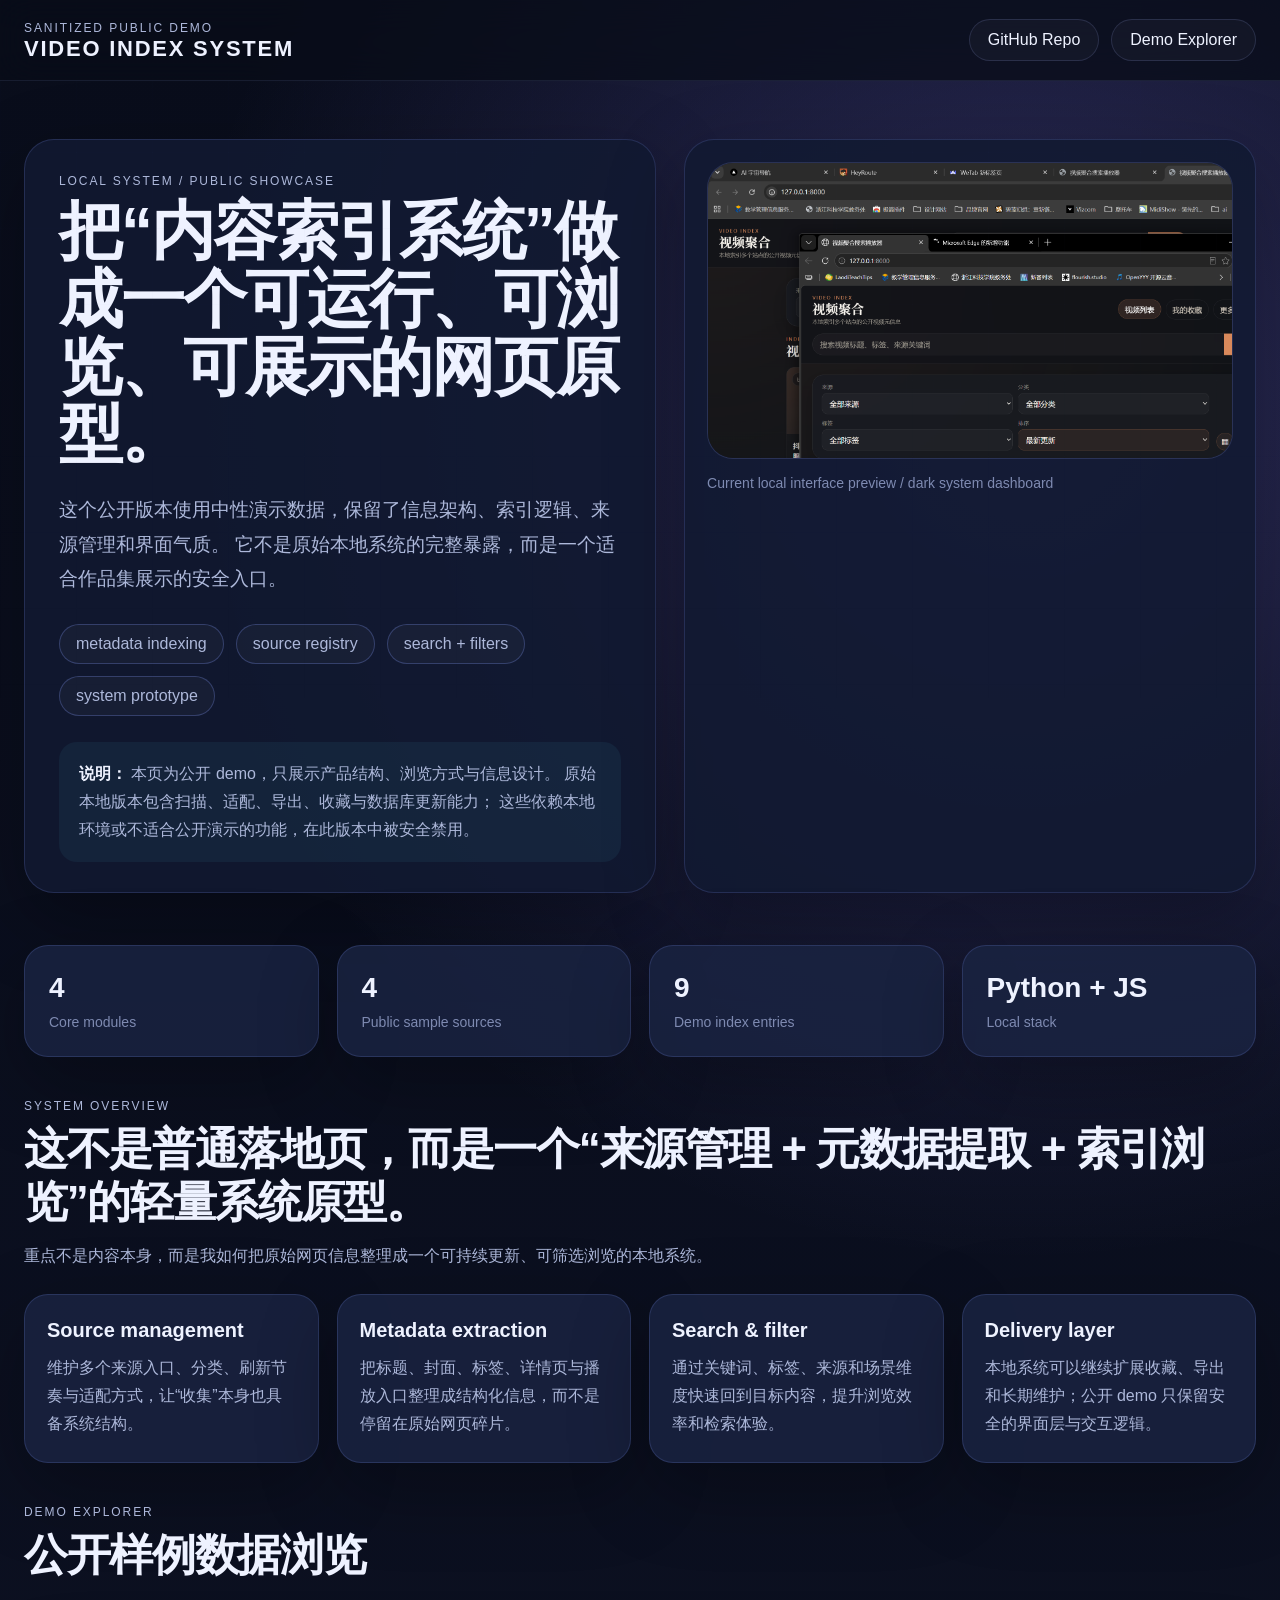
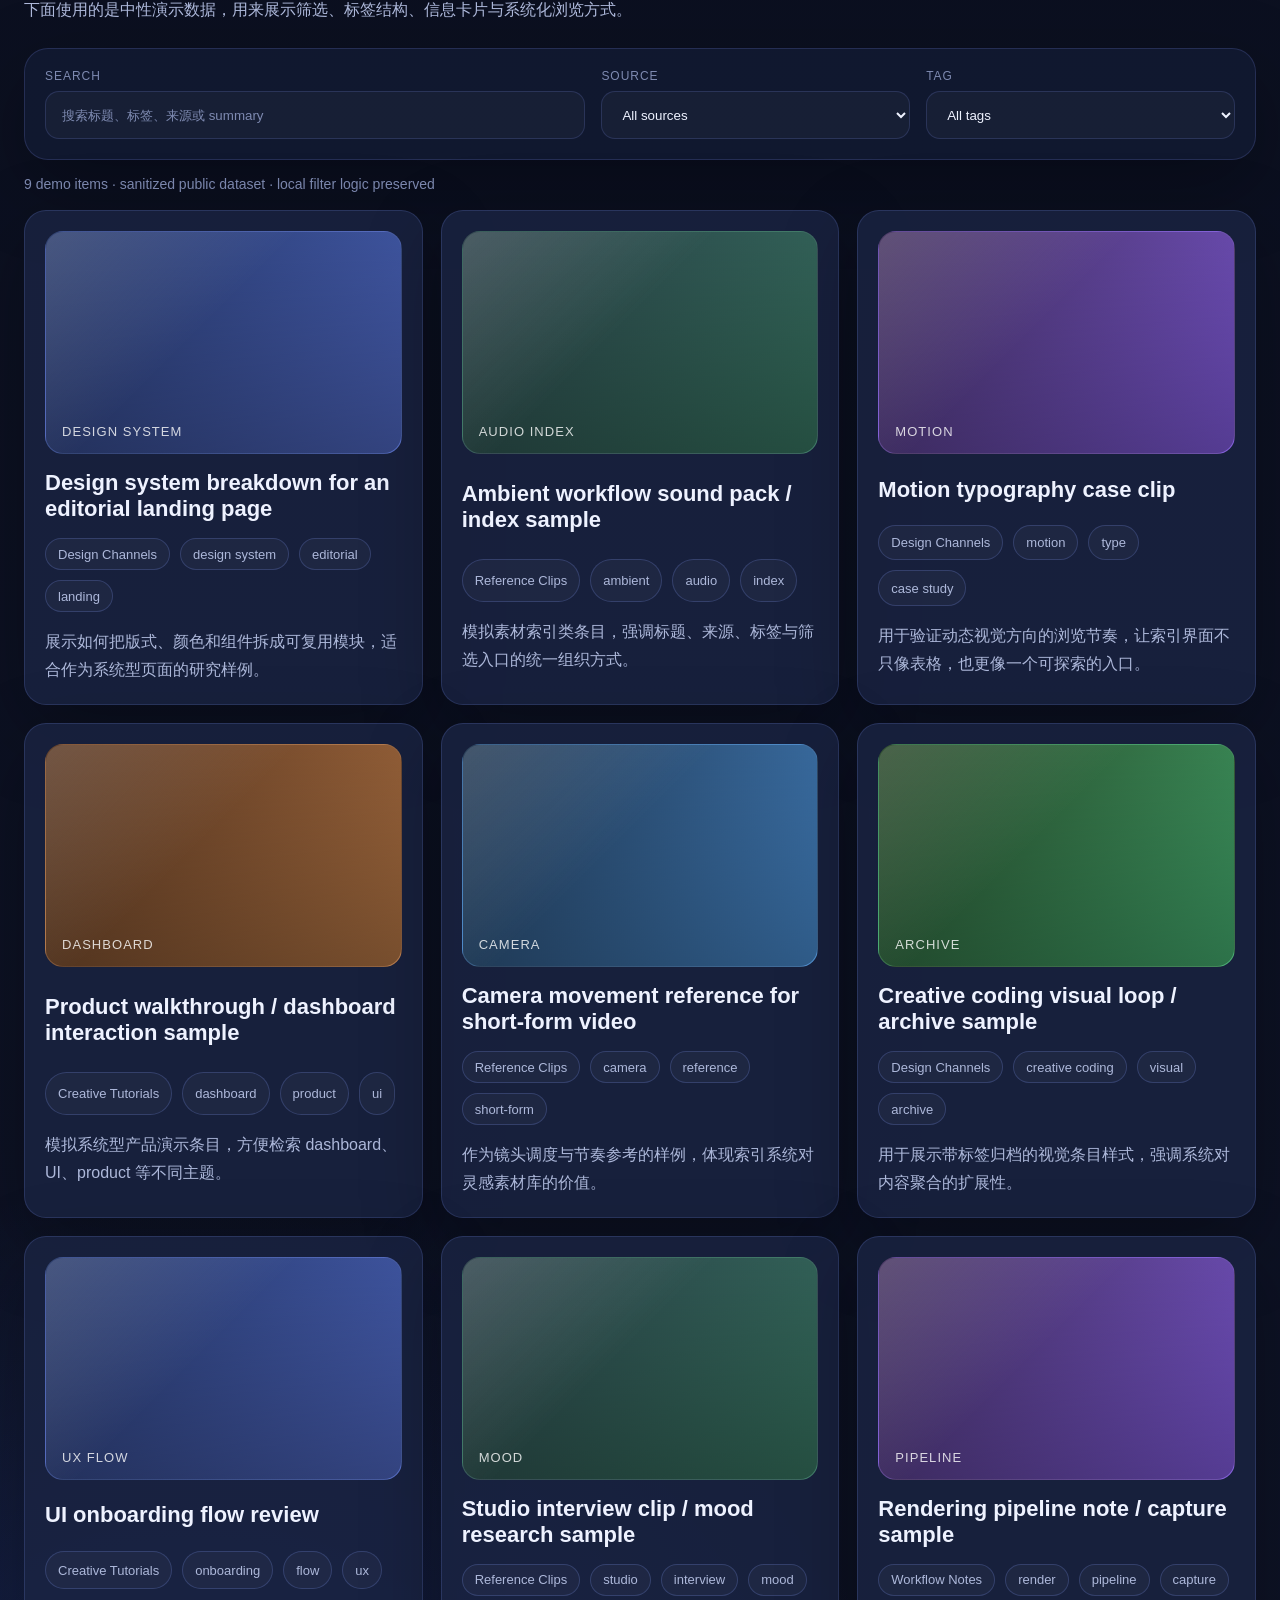
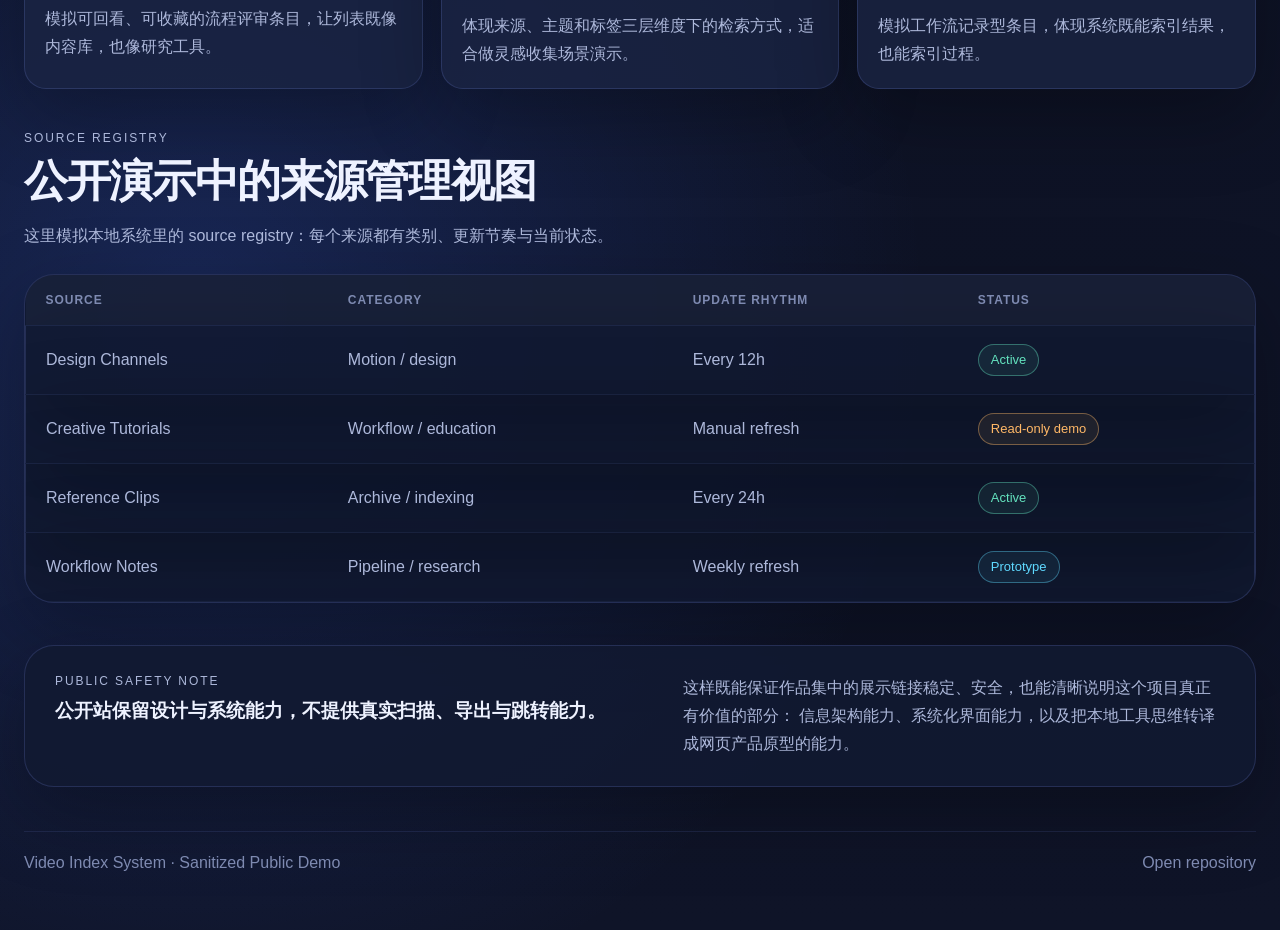
<file: demo/index.html>
<!DOCTYPE html>
<html lang="zh-CN">
<head>
  <meta charset="UTF-8" />
  <meta name="viewport" content="width=device-width, initial-scale=1.0" />
  <title>Video Index System — Public Demo</title>
  <meta
    name="description"
    content="Video Index System 的公开演示版本：展示内容索引、来源管理、筛选浏览与系统化界面能力。"
  />
  <link rel="stylesheet" href="./styles.css" />
</head>
<body>
  <div class="page-noise" aria-hidden="true"></div>

  <header class="site-header">
    <div class="container header-inner">
      <div class="brand-block">
        <span class="eyebrow">SANITIZED PUBLIC DEMO</span>
        <h1>VIDEO INDEX SYSTEM</h1>
      </div>
      <nav class="header-actions" aria-label="Project links">
        <a class="ghost-btn" href="https://github.com/suuk324/video-index-system" target="_blank" rel="noreferrer">GitHub Repo</a>
        <a class="ghost-btn" href="#explorer">Demo Explorer</a>
      </nav>
    </div>
  </header>

  <main>
    <section class="hero">
      <div class="container hero-grid">
        <div class="hero-copy">
          <p class="eyebrow">LOCAL SYSTEM / PUBLIC SHOWCASE</p>
          <h2>把“内容索引系统”做成一个可运行、可浏览、可展示的网页原型。</h2>
          <p class="hero-lead">
            这个公开版本使用中性演示数据，保留了信息架构、索引逻辑、来源管理和界面气质。
            它不是原始本地系统的完整暴露，而是一个适合作品集展示的安全入口。
          </p>

          <div class="hero-chips">
            <span>metadata indexing</span>
            <span>source registry</span>
            <span>search + filters</span>
            <span>system prototype</span>
          </div>

          <div class="hero-note">
            <strong>说明：</strong>
            本页为公开 demo，只展示产品结构、浏览方式与信息设计。
            原始本地版本包含扫描、适配、导出、收藏与数据库更新能力；
            这些依赖本地环境或不适合公开演示的功能，在此版本中被安全禁用。
          </div>
        </div>

        <div class="hero-visual">
          <div class="screen-card">
            <img src="./assets/video-index-overview.png" alt="Video Index System 界面预览" />
          </div>
          <div class="screen-caption">Current local interface preview / dark system dashboard</div>
        </div>
      </div>
    </section>

    <section class="stats">
      <div class="container stats-grid">
        <article class="stat-card">
          <span class="stat-value">4</span>
          <span class="stat-label">Core modules</span>
        </article>
        <article class="stat-card">
          <span class="stat-value">4</span>
          <span class="stat-label">Public sample sources</span>
        </article>
        <article class="stat-card">
          <span class="stat-value">9</span>
          <span class="stat-label">Demo index entries</span>
        </article>
        <article class="stat-card">
          <span class="stat-value">Python + JS</span>
          <span class="stat-label">Local stack</span>
        </article>
      </div>
    </section>

    <section class="architecture">
      <div class="container">
        <div class="section-head">
          <p class="eyebrow">SYSTEM OVERVIEW</p>
          <h3>这不是普通落地页，而是一个“来源管理 + 元数据提取 + 索引浏览”的轻量系统原型。</h3>
          <p>重点不是内容本身，而是我如何把原始网页信息整理成一个可持续更新、可筛选浏览的本地系统。</p>
        </div>
        <div class="feature-grid">
          <article class="feature-card">
            <h4>Source management</h4>
            <p>维护多个来源入口、分类、刷新节奏与适配方式，让“收集”本身也具备系统结构。</p>
          </article>
          <article class="feature-card">
            <h4>Metadata extraction</h4>
            <p>把标题、封面、标签、详情页与播放入口整理成结构化信息，而不是停留在原始网页碎片。</p>
          </article>
          <article class="feature-card">
            <h4>Search & filter</h4>
            <p>通过关键词、标签、来源和场景维度快速回到目标内容，提升浏览效率和检索体验。</p>
          </article>
          <article class="feature-card">
            <h4>Delivery layer</h4>
            <p>本地系统可以继续扩展收藏、导出和长期维护；公开 demo 只保留安全的界面层与交互逻辑。</p>
          </article>
        </div>
      </div>
    </section>

    <section class="explorer" id="explorer">
      <div class="container">
        <div class="section-head">
          <p class="eyebrow">DEMO EXPLORER</p>
          <h3>公开样例数据浏览</h3>
          <p>下面使用的是中性演示数据，用来展示筛选、标签结构、信息卡片与系统化浏览方式。</p>
        </div>

        <div class="toolbar">
          <label class="field">
            <span>Search</span>
            <input id="searchInput" type="text" placeholder="搜索标题、标签、来源或 summary" />
          </label>
          <label class="field">
            <span>Source</span>
            <select id="sourceFilter">
              <option value="">All sources</option>
            </select>
          </label>
          <label class="field">
            <span>Tag</span>
            <select id="tagFilter">
              <option value="">All tags</option>
            </select>
          </label>
        </div>

        <div class="results-meta" id="resultsMeta">Loading demo items…</div>
        <div class="card-grid" id="cardGrid"></div>
      </div>
    </section>

    <section class="sources">
      <div class="container">
        <div class="section-head">
          <p class="eyebrow">SOURCE REGISTRY</p>
          <h3>公开演示中的来源管理视图</h3>
          <p>这里模拟本地系统里的 source registry：每个来源都有类别、更新节奏与当前状态。</p>
        </div>
        <div class="table-shell">
          <table>
            <thead>
              <tr>
                <th>Source</th>
                <th>Category</th>
                <th>Update rhythm</th>
                <th>Status</th>
              </tr>
            </thead>
            <tbody id="sourceTable"></tbody>
          </table>
        </div>
      </div>
    </section>

    <section class="public-note">
      <div class="container note-shell">
        <div>
          <p class="eyebrow">PUBLIC SAFETY NOTE</p>
          <h3>公开站保留设计与系统能力，不提供真实扫描、导出与跳转能力。</h3>
        </div>
        <p>
          这样既能保证作品集中的展示链接稳定、安全，也能清晰说明这个项目真正有价值的部分：
          信息架构能力、系统化界面能力，以及把本地工具思维转译成网页产品原型的能力。
        </p>
      </div>
    </section>
  </main>

  <footer class="site-footer">
    <div class="container footer-inner">
      <span>Video Index System · Sanitized Public Demo</span>
      <a href="https://github.com/suuk324/video-index-system" target="_blank" rel="noreferrer">Open repository</a>
    </div>
  </footer>

  <script src="./app.js"></script>
</body>
</html>
</file>
<file: demo/styles.css>
:root {
  --bg: #090d1b;
  --bg-2: #0f1428;
  --panel: rgba(18, 26, 50, 0.88);
  --panel-soft: rgba(26, 36, 66, 0.82);
  --line: rgba(109, 128, 212, 0.35);
  --text: #eef2ff;
  --text-soft: #adb8da;
  --text-dim: #7e8ab1;
  --violet: #887cff;
  --cyan: #5fd9ff;
  --mint: #63e2be;
  --amber: #ffb867;
  --shadow: 0 26px 80px rgba(0, 0, 0, 0.28);
  --radius-xl: 30px;
  --radius-lg: 24px;
  --radius-md: 18px;
  --radius-sm: 14px;
  --max: 1240px;
}

*,
*::before,
*::after {
  box-sizing: border-box;
}

html {
  scroll-behavior: smooth;
}

body {
  margin: 0;
  min-height: 100vh;
  font-family: Inter, "PingFang SC", "Microsoft YaHei", sans-serif;
  color: var(--text);
  background:
    radial-gradient(circle at 15% 85%, rgba(62, 110, 255, 0.22), transparent 20%),
    radial-gradient(circle at 80% 10%, rgba(136, 124, 255, 0.28), transparent 22%),
    linear-gradient(180deg, var(--bg) 0%, var(--bg-2) 100%);
}

.page-noise {
  position: fixed;
  inset: 0;
  pointer-events: none;
  opacity: 0.18;
  background-image:
    linear-gradient(rgba(86, 102, 158, 0.15) 1px, transparent 1px),
    linear-gradient(90deg, rgba(86, 102, 158, 0.15) 1px, transparent 1px);
  background-size: 76px 76px;
  mask-image: linear-gradient(180deg, rgba(255, 255, 255, 0.78), transparent 95%);
}

.container {
  width: min(calc(100% - 48px), var(--max));
  margin: 0 auto;
}

.site-header {
  position: sticky;
  top: 0;
  z-index: 20;
  backdrop-filter: blur(18px);
  background: rgba(8, 12, 24, 0.76);
  border-bottom: 1px solid rgba(123, 136, 196, 0.14);
}

.header-inner,
.footer-inner {
  display: flex;
  align-items: center;
  justify-content: space-between;
  gap: 20px;
  padding: 18px 0;
}

.brand-block h1,
.hero-copy h2,
.section-head h3,
.public-note h3 {
  margin: 0;
}

.eyebrow {
  margin: 0 0 10px;
  color: var(--text-soft);
  font-size: 12px;
  letter-spacing: 0.16em;
  text-transform: uppercase;
}

.brand-block h1 {
  font-size: 22px;
  letter-spacing: 0.08em;
}

.header-actions {
  display: flex;
  gap: 12px;
  flex-wrap: wrap;
}

.ghost-btn {
  display: inline-flex;
  align-items: center;
  justify-content: center;
  min-height: 42px;
  padding: 0 18px;
  border-radius: 999px;
  color: var(--text);
  text-decoration: none;
  border: 1px solid rgba(123, 136, 196, 0.22);
  background: rgba(255, 255, 255, 0.03);
  transition: transform 0.18s ease, border-color 0.18s ease, background 0.18s ease;
}

.ghost-btn:hover {
  transform: translateY(-1px);
  border-color: rgba(136, 124, 255, 0.48);
  background: rgba(136, 124, 255, 0.08);
}

.hero {
  padding: 58px 0 28px;
}

.hero-grid,
.note-shell {
  display: grid;
  grid-template-columns: 1.05fr 0.95fr;
  gap: 28px;
}

.hero-copy,
.hero-visual,
.feature-card,
.stat-card,
.table-shell,
.note-shell,
.toolbar,
.card-item,
.source-row {
  border: 1px solid rgba(109, 128, 212, 0.22);
  box-shadow: var(--shadow);
}

.hero-copy,
.hero-visual,
.table-shell,
.note-shell {
  background: var(--panel);
  border-radius: var(--radius-xl);
}

.hero-copy {
  padding: 34px 34px 30px;
}

.hero-copy h2 {
  font-size: clamp(38px, 5vw, 64px);
  line-height: 1.06;
  letter-spacing: -0.03em;
}

.hero-lead {
  margin: 24px 0 0;
  color: var(--text-soft);
  font-size: 19px;
  line-height: 1.8;
}

.hero-chips {
  display: flex;
  flex-wrap: wrap;
  gap: 12px;
  margin-top: 28px;
}

.hero-chips span {
  display: inline-flex;
  align-items: center;
  min-height: 40px;
  padding: 0 16px;
  border-radius: 999px;
  border: 1px solid rgba(109, 128, 212, 0.34);
  color: var(--text-soft);
  background: rgba(255, 255, 255, 0.03);
}

.hero-note {
  margin-top: 26px;
  padding: 18px 20px;
  border-radius: var(--radius-md);
  background: rgba(95, 217, 255, 0.06);
  color: var(--text-soft);
  line-height: 1.75;
}

.hero-note strong {
  color: var(--text);
}

.hero-visual {
  padding: 22px;
  display: flex;
  flex-direction: column;
  gap: 16px;
}

.screen-card {
  overflow: hidden;
  border-radius: 26px;
  background: rgba(255, 255, 255, 0.03);
  border: 1px solid rgba(109, 128, 212, 0.18);
}

.screen-card img {
  display: block;
  width: 100%;
  height: auto;
}

.screen-caption,
.results-meta {
  color: var(--text-dim);
  font-size: 14px;
}

.stats,
.architecture,
.explorer,
.sources,
.public-note {
  padding: 24px 0 18px;
}

.stats-grid,
.feature-grid,
.card-grid {
  display: grid;
  gap: 18px;
}

.stats-grid {
  grid-template-columns: repeat(4, minmax(0, 1fr));
}

.stat-card {
  padding: 26px 24px;
  border-radius: var(--radius-lg);
  background: var(--panel-soft);
}

.stat-value {
  display: block;
  font-size: 28px;
  font-weight: 700;
  color: var(--text);
}

.stat-label {
  display: block;
  margin-top: 10px;
  color: var(--text-dim);
  font-size: 14px;
}

.section-head {
  margin-bottom: 24px;
}

.section-head h3 {
  font-size: clamp(28px, 3.8vw, 44px);
  line-height: 1.2;
  letter-spacing: -0.03em;
}

.section-head p:last-child {
  margin-top: 14px;
  color: var(--text-soft);
  max-width: 720px;
  line-height: 1.75;
}

.feature-grid {
  grid-template-columns: repeat(4, minmax(0, 1fr));
}

.feature-card {
  padding: 24px 22px;
  border-radius: var(--radius-lg);
  background: var(--panel-soft);
}

.feature-card h4 {
  margin: 0 0 12px;
  font-size: 20px;
}

.feature-card p {
  margin: 0;
  color: var(--text-soft);
  line-height: 1.75;
}

.toolbar {
  display: grid;
  grid-template-columns: 1.4fr 0.8fr 0.8fr;
  gap: 16px;
  padding: 20px;
  border-radius: var(--radius-lg);
  background: var(--panel);
}

.field {
  display: grid;
  gap: 8px;
}

.field span {
  color: var(--text-dim);
  font-size: 12px;
  letter-spacing: 0.08em;
  text-transform: uppercase;
}

.field input,
.field select {
  width: 100%;
  min-height: 48px;
  padding: 0 16px;
  border: 1px solid rgba(109, 128, 212, 0.22);
  border-radius: var(--radius-sm);
  color: var(--text);
  background: rgba(255, 255, 255, 0.03);
  outline: none;
}

.field input::placeholder {
  color: var(--text-dim);
}

.field input:focus,
.field select:focus {
  border-color: rgba(136, 124, 255, 0.54);
}

.results-meta {
  margin: 16px 0 18px;
}

.card-grid {
  grid-template-columns: repeat(3, minmax(0, 1fr));
}

.card-item {
  display: grid;
  gap: 16px;
  padding: 20px;
  border-radius: 22px;
  background: var(--panel-soft);
}

.thumb {
  aspect-ratio: 16 / 10;
  border-radius: 18px;
  position: relative;
  overflow: hidden;
  border: 1px solid rgba(255, 255, 255, 0.06);
}

.thumb::after {
  content: "";
  position: absolute;
  inset: 0;
  background:
    linear-gradient(135deg, rgba(255, 255, 255, 0.16), transparent 44%),
    linear-gradient(180deg, transparent 0%, rgba(0, 0, 0, 0.32) 100%);
}

.thumb.variant-1 { background: linear-gradient(135deg, #253768 0%, #4b63bb 100%); }
.thumb.variant-2 { background: linear-gradient(135deg, #293e47 0%, #36735f 100%); }
.thumb.variant-3 { background: linear-gradient(135deg, #42305d 0%, #7d58d8 100%); }
.thumb.variant-4 { background: linear-gradient(135deg, #573520 0%, #b07343 100%); }
.thumb.variant-5 { background: linear-gradient(135deg, #203650 0%, #4586c8 100%); }
.thumb.variant-6 { background: linear-gradient(135deg, #274527 0%, #42a86c 100%); }

.thumb-label {
  position: absolute;
  left: 16px;
  bottom: 14px;
  z-index: 1;
  font-size: 13px;
  letter-spacing: 0.08em;
  color: rgba(255, 255, 255, 0.8);
  text-transform: uppercase;
}

.card-item h4 {
  margin: 0;
  font-size: 22px;
}

.card-meta {
  display: flex;
  flex-wrap: wrap;
  gap: 10px;
}

.card-meta span {
  display: inline-flex;
  align-items: center;
  min-height: 32px;
  padding: 0 12px;
  border-radius: 999px;
  font-size: 13px;
  color: var(--text-soft);
  border: 1px solid rgba(109, 128, 212, 0.28);
  background: rgba(255, 255, 255, 0.03);
}

.card-item p {
  margin: 0;
  color: var(--text-soft);
  line-height: 1.75;
}

.table-shell {
  overflow: hidden;
}

table {
  width: 100%;
  border-collapse: collapse;
}

thead {
  background: rgba(255, 255, 255, 0.03);
}

th,
td {
  padding: 18px 20px;
  text-align: left;
  border-bottom: 1px solid rgba(109, 128, 212, 0.12);
}

th {
  color: var(--text-dim);
  font-size: 12px;
  text-transform: uppercase;
  letter-spacing: 0.08em;
}

td {
  color: var(--text-soft);
}

.status {
  display: inline-flex;
  align-items: center;
  min-height: 32px;
  padding: 0 12px;
  border-radius: 999px;
  font-size: 13px;
}

.status.active {
  color: var(--mint);
  border: 1px solid rgba(99, 226, 190, 0.4);
  background: rgba(99, 226, 190, 0.08);
}

.status.readonly {
  color: var(--amber);
  border: 1px solid rgba(255, 184, 103, 0.4);
  background: rgba(255, 184, 103, 0.08);
}

.status.prototype {
  color: var(--cyan);
  border: 1px solid rgba(95, 217, 255, 0.38);
  background: rgba(95, 217, 255, 0.08);
}

.note-shell {
  padding: 28px 30px;
}

.note-shell p:last-child {
  margin: 0;
  color: var(--text-soft);
  line-height: 1.75;
}

.site-footer {
  padding: 26px 0 40px;
}

.footer-inner {
  border-top: 1px solid rgba(109, 128, 212, 0.14);
  padding-top: 22px;
}

.footer-inner span,
.footer-inner a {
  color: var(--text-dim);
  text-decoration: none;
}

@media (max-width: 1100px) {
  .hero-grid,
  .note-shell,
  .stats-grid,
  .feature-grid,
  .card-grid {
    grid-template-columns: 1fr 1fr;
  }

  .toolbar {
    grid-template-columns: 1fr;
  }
}

@media (max-width: 780px) {
  .container {
    width: min(calc(100% - 32px), var(--max));
  }

  .header-inner,
  .footer-inner {
    flex-direction: column;
    align-items: flex-start;
  }

  .hero-grid,
  .note-shell,
  .stats-grid,
  .feature-grid,
  .card-grid {
    grid-template-columns: 1fr;
  }

  .hero-copy,
  .hero-visual,
  .stat-card,
  .feature-card,
  .card-item,
  .note-shell {
    padding-left: 22px;
    padding-right: 22px;
  }

  th,
  td {
    padding: 14px 14px;
  }

  table,
  thead,
  tbody,
  th,
  td,
  tr {
    display: block;
  }

  thead {
    display: none;
  }

  tr {
    padding: 14px;
    border-bottom: 1px solid rgba(109, 128, 212, 0.12);
  }

  td {
    padding: 8px 0;
    border: none;
  }
}
</file>
